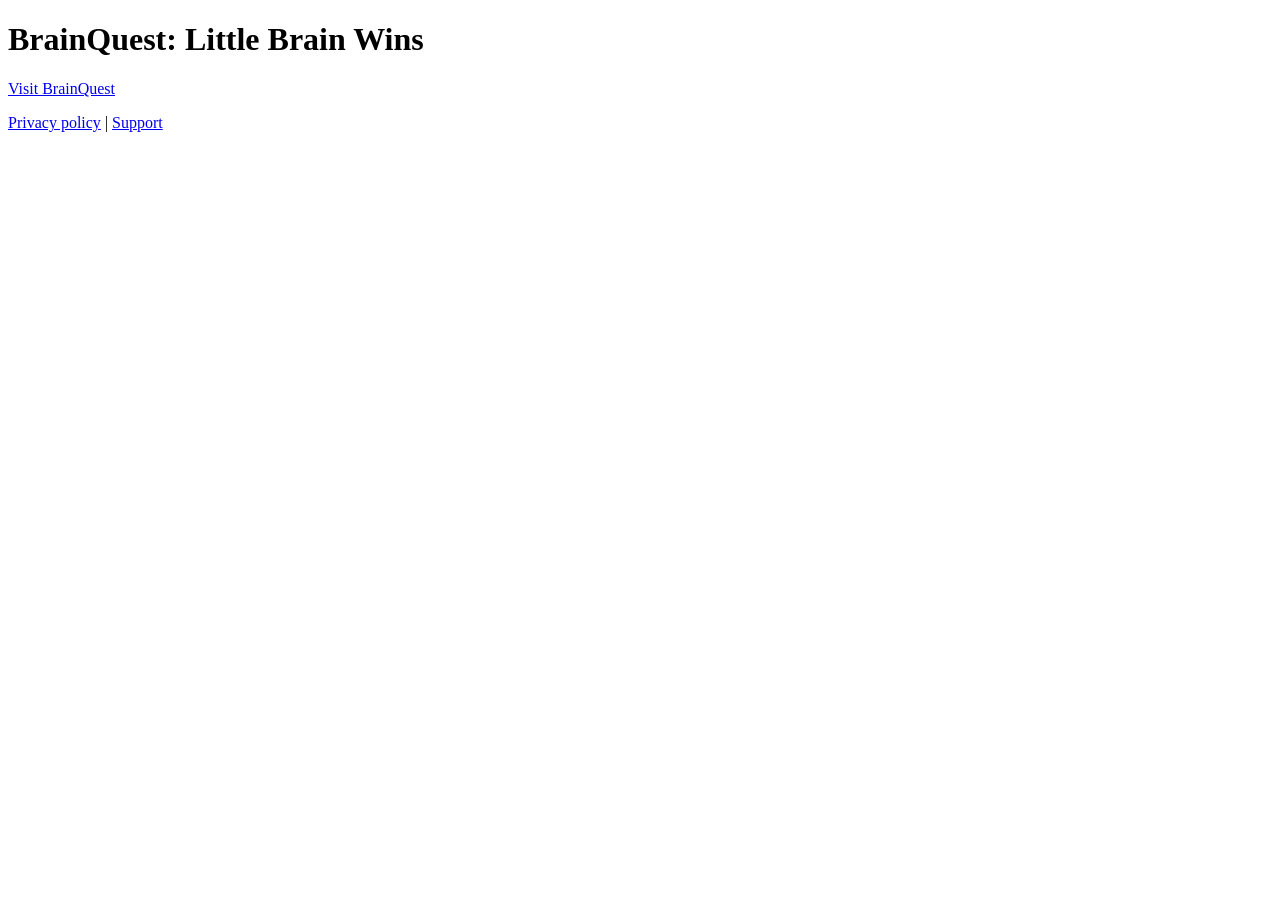
<file: index.html>
<!doctype html>
<html lang="en">
<head><meta charset="utf-8"><meta name="viewport" content="width=device-width, initial-scale=1"><title>BrainQuest</title></head>
<body><main><h1>BrainQuest: Little Brain Wins</h1><p><a href="/brainquest-site/">Visit BrainQuest</a></p><p><a href="/brainquest-site/privacy.html">Privacy policy</a> | <a href="/brainquest-site/support.html">Support</a></p></main></body>
</html>
</file>
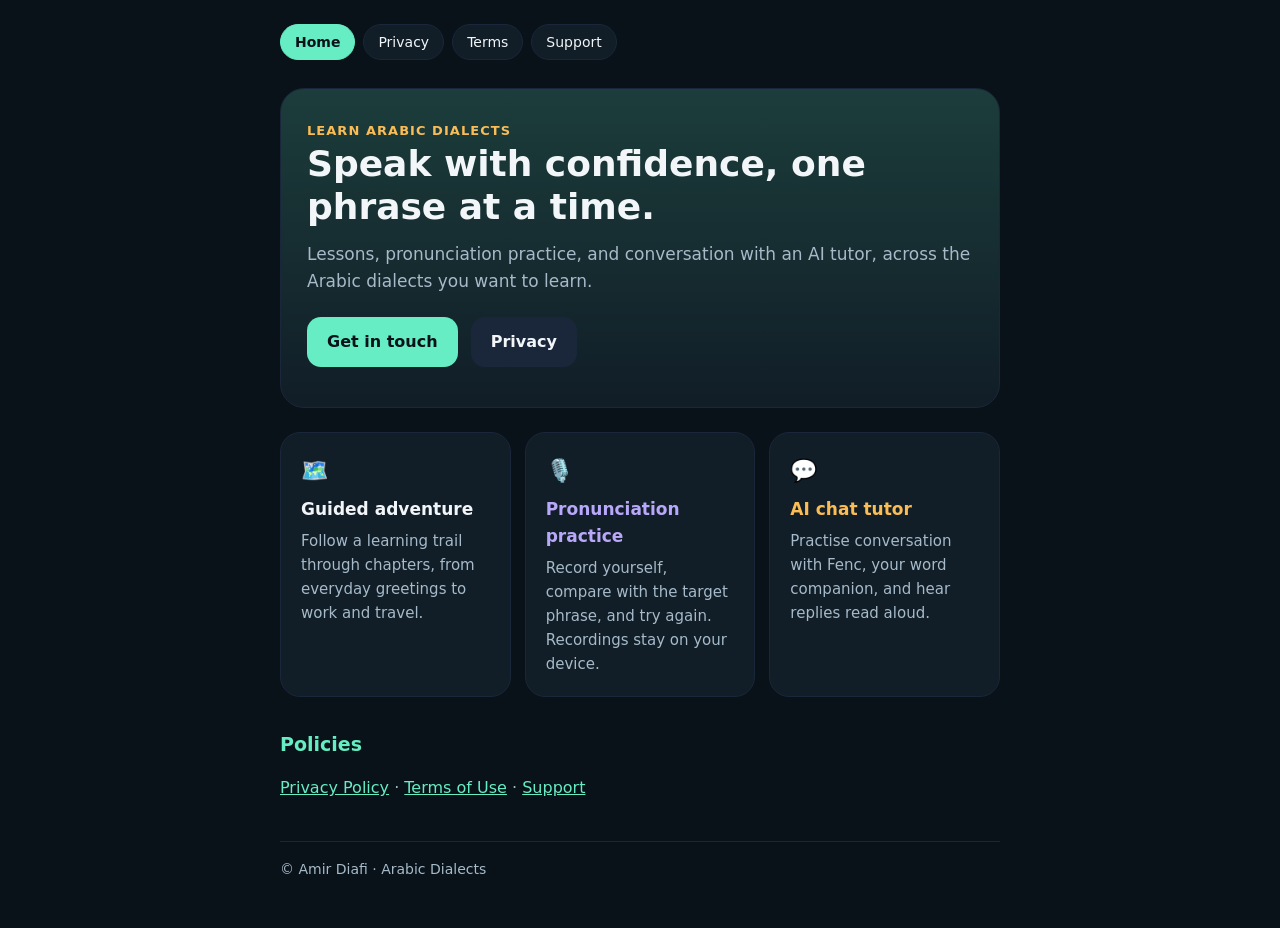
<file: arabic-dialects/index.html>
<!doctype html>
<html lang="en">
<head>
<meta charset="utf-8">
<meta name="viewport" content="width=device-width, initial-scale=1">
<title>Arabic Dialects – Learn Arabic dialects</title>
<meta name="description" content="Learn Arabic dialects with lessons, pronunciation practice, and AI chat.">
<link rel="stylesheet" href="styles.css">
</head>
<body>
<nav>
  <a href="./" aria-current="page">Home</a>
  <a href="privacy.html">Privacy</a>
  <a href="terms.html">Terms</a>
  <a href="support.html">Support</a>
</nav>

<section class="hero">
  <div class="eyebrow">Learn Arabic dialects</div>
  <h1>Speak with confidence, one phrase at a time.</h1>
  <p>Lessons, pronunciation practice, and conversation with an AI tutor, across the Arabic dialects you want to learn.</p>
  <a class="btn" href="support.html">Get in touch</a>
  <a class="btn secondary" href="privacy.html">Privacy</a>
</section>

<div class="cards">
  <div class="card">
    <div class="icon">🗺️</div>
    <h3>Guided adventure</h3>
    <p>Follow a learning trail through chapters, from everyday greetings to work and travel.</p>
  </div>
  <div class="card lilac">
    <div class="icon">🎙️</div>
    <h3>Pronunciation practice</h3>
    <p>Record yourself, compare with the target phrase, and try again. Recordings stay on your device.</p>
  </div>
  <div class="card gold">
    <div class="icon">💬</div>
    <h3>AI chat tutor</h3>
    <p>Practise conversation with Fenc, your word companion, and hear replies read aloud.</p>
  </div>
</div>

<h2>Policies</h2>
<p><a href="privacy.html">Privacy Policy</a> · <a href="terms.html">Terms of Use</a> · <a href="support.html">Support</a></p>

<footer>© Amir Diafi · Arabic Dialects</footer>
</body>
</html>
</file>
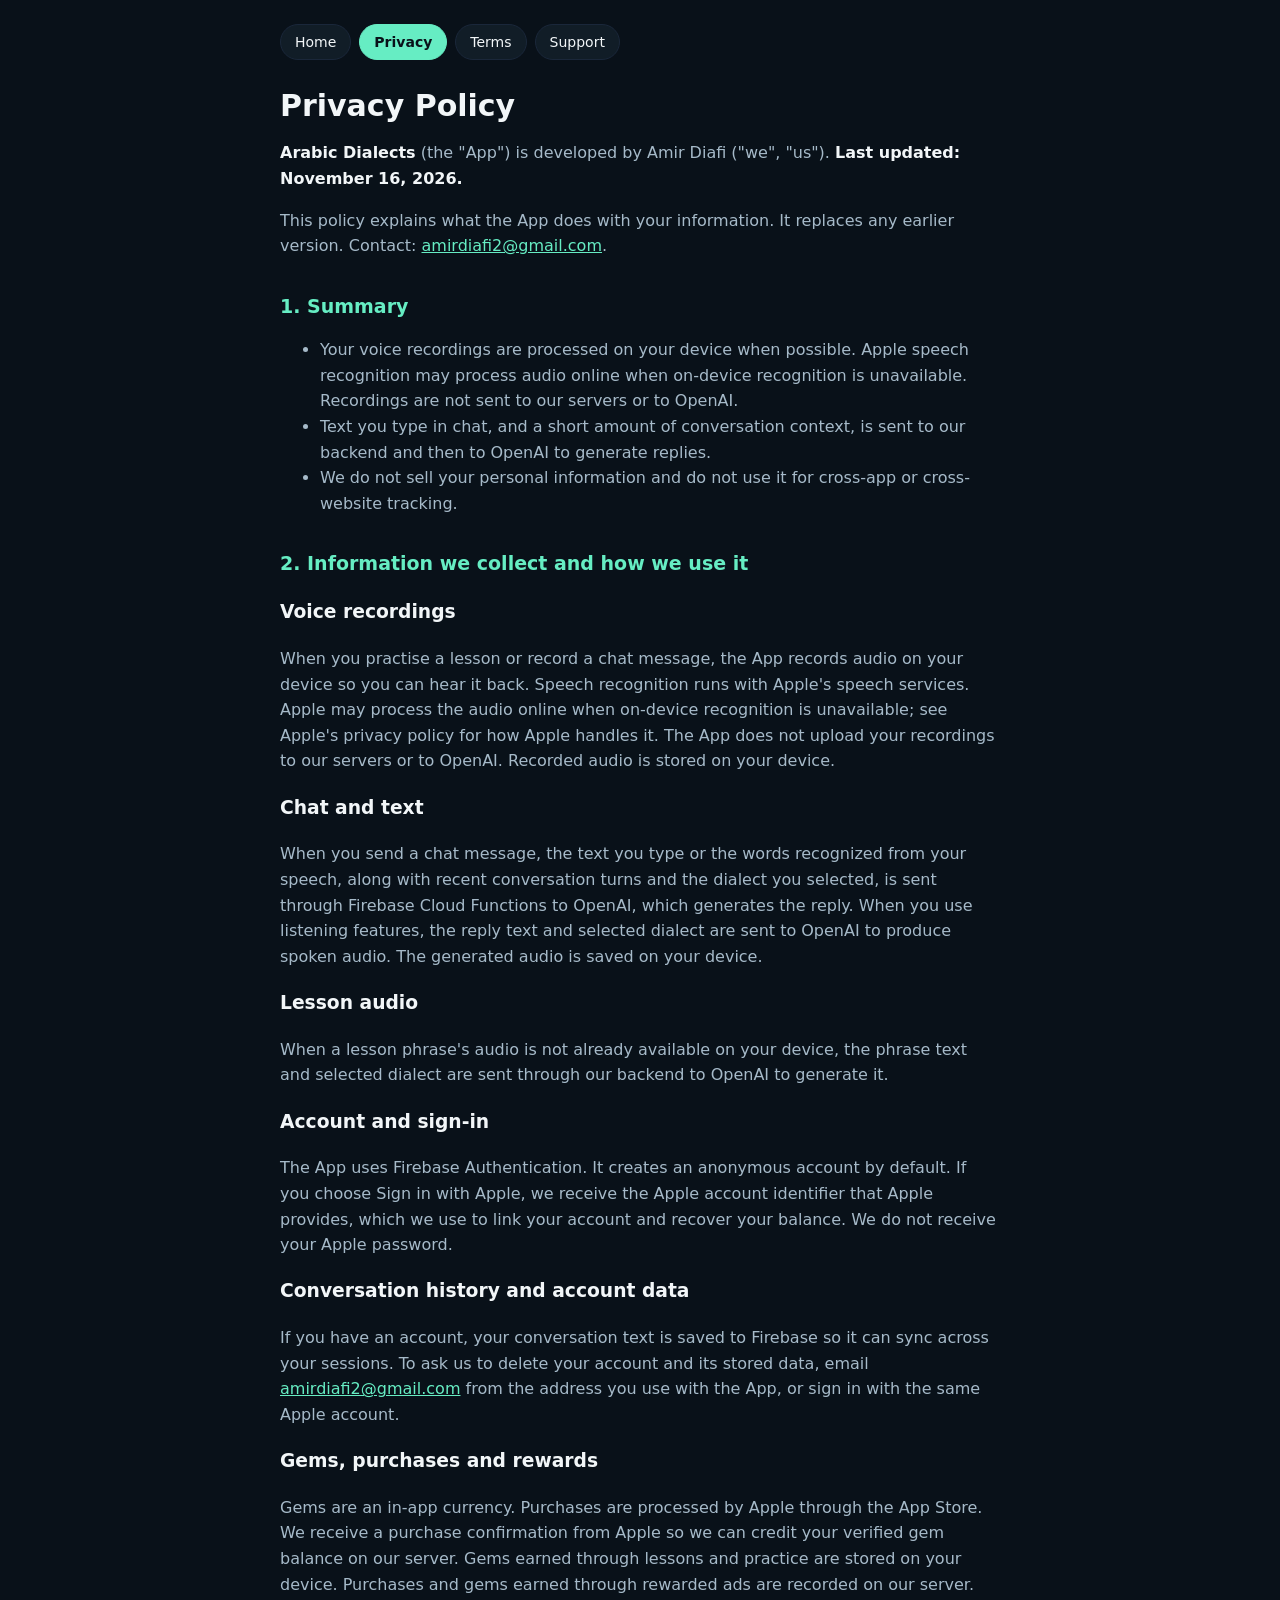
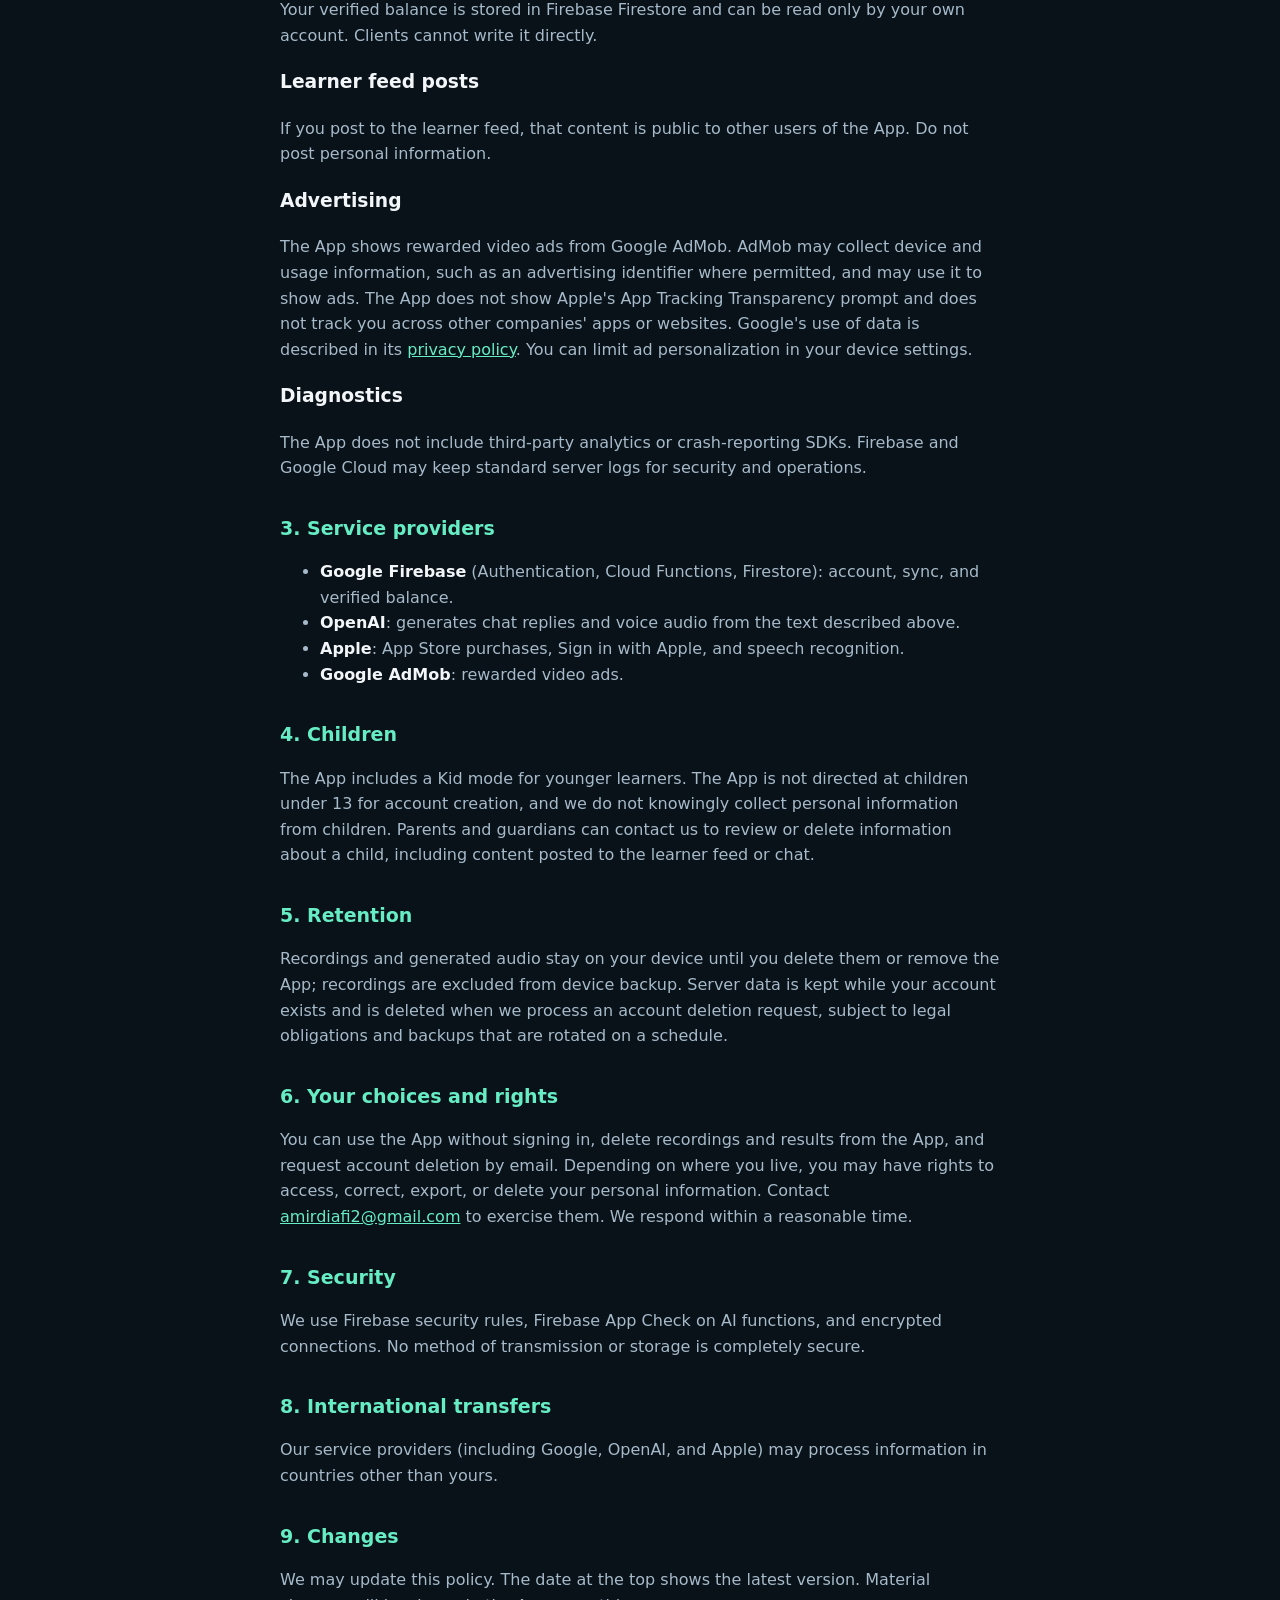
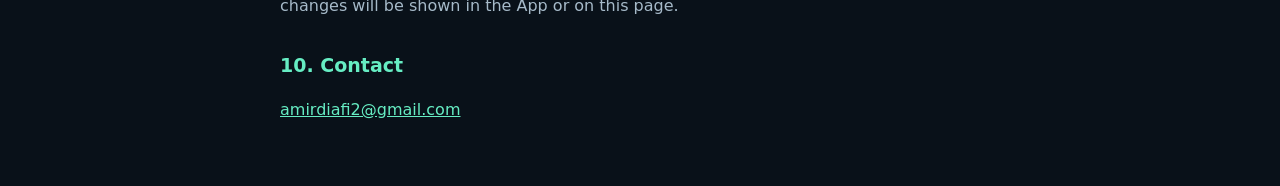
<file: arabic-dialects/privacy.html>
<!doctype html>
<html lang="en">
<head>
<meta charset="utf-8">
<meta name="viewport" content="width=device-width, initial-scale=1">
<title>Privacy Policy – Arabic Dialects</title>
<meta name="description" content="How Arabic Dialects handles your voice recordings, chat messages, account and purchase data.">
<link rel="stylesheet" href="styles.css">
</head>
<body>
<nav><a href="./">Home</a><a href="privacy.html" aria-current="page">Privacy</a><a href="terms.html">Terms</a><a href="support.html">Support</a></nav>
<h1>Privacy Policy</h1>
<p><strong>Arabic Dialects</strong> (the "App") is developed by Amir Diafi ("we", "us"). <strong>Last updated: November 16, 2026.</strong></p>
<p>This policy explains what the App does with your information. It replaces any earlier version. Contact: <a href="mailto:amirdiafi2@gmail.com">amirdiafi2@gmail.com</a>.</p>

<h2>1. Summary</h2>
<ul>
<li>Your voice recordings are processed on your device when possible. Apple speech recognition may process audio online when on-device recognition is unavailable. Recordings are not sent to our servers or to OpenAI.</li>
<li>Text you type in chat, and a short amount of conversation context, is sent to our backend and then to OpenAI to generate replies.</li>
<li>We do not sell your personal information and do not use it for cross-app or cross-website tracking.</li>
</ul>

<h2>2. Information we collect and how we use it</h2>
<h3>Voice recordings</h3>
<p>When you practise a lesson or record a chat message, the App records audio on your device so you can hear it back. Speech recognition runs with Apple's speech services. Apple may process the audio online when on-device recognition is unavailable; see Apple's privacy policy for how Apple handles it. The App does not upload your recordings to our servers or to OpenAI. Recorded audio is stored on your device.</p>
<h3>Chat and text</h3>
<p>When you send a chat message, the text you type or the words recognized from your speech, along with recent conversation turns and the dialect you selected, is sent through Firebase Cloud Functions to OpenAI, which generates the reply. When you use listening features, the reply text and selected dialect are sent to OpenAI to produce spoken audio. The generated audio is saved on your device.</p>
<h3>Lesson audio</h3>
<p>When a lesson phrase's audio is not already available on your device, the phrase text and selected dialect are sent through our backend to OpenAI to generate it.</p>
<h3>Account and sign-in</h3>
<p>The App uses Firebase Authentication. It creates an anonymous account by default. If you choose Sign in with Apple, we receive the Apple account identifier that Apple provides, which we use to link your account and recover your balance. We do not receive your Apple password.</p>
<h3>Conversation history and account data</h3>
<p>If you have an account, your conversation text is saved to Firebase so it can sync across your sessions. To ask us to delete your account and its stored data, email <a href="mailto:amirdiafi2@gmail.com">amirdiafi2@gmail.com</a> from the address you use with the App, or sign in with the same Apple account.</p>
<h3>Gems, purchases and rewards</h3>
<p>Gems are an in-app currency. Purchases are processed by Apple through the App Store. We receive a purchase confirmation from Apple so we can credit your verified gem balance on our server. Gems earned through lessons and practice are stored on your device. Purchases and gems earned through rewarded ads are recorded on our server. Your verified balance is stored in Firebase Firestore and can be read only by your own account. Clients cannot write it directly.</p>
<h3>Learner feed posts</h3>
<p>If you post to the learner feed, that content is public to other users of the App. Do not post personal information.</p>
<h3>Advertising</h3>
<p>The App shows rewarded video ads from Google AdMob. AdMob may collect device and usage information, such as an advertising identifier where permitted, and may use it to show ads. The App does not show Apple's App Tracking Transparency prompt and does not track you across other companies' apps or websites. Google's use of data is described in its <a href="https://policies.google.com/privacy">privacy policy</a>. You can limit ad personalization in your device settings.</p>
<h3>Diagnostics</h3>
<p>The App does not include third-party analytics or crash-reporting SDKs. Firebase and Google Cloud may keep standard server logs for security and operations.</p>

<h2>3. Service providers</h2>
<ul>
<li><strong>Google Firebase</strong> (Authentication, Cloud Functions, Firestore): account, sync, and verified balance.</li>
<li><strong>OpenAI</strong>: generates chat replies and voice audio from the text described above.</li>
<li><strong>Apple</strong>: App Store purchases, Sign in with Apple, and speech recognition.</li>
<li><strong>Google AdMob</strong>: rewarded video ads.</li>
</ul>

<h2>4. Children</h2>
<p>The App includes a Kid mode for younger learners. The App is not directed at children under 13 for account creation, and we do not knowingly collect personal information from children. Parents and guardians can contact us to review or delete information about a child, including content posted to the learner feed or chat.</p>

<h2>5. Retention</h2>
<p>Recordings and generated audio stay on your device until you delete them or remove the App; recordings are excluded from device backup. Server data is kept while your account exists and is deleted when we process an account deletion request, subject to legal obligations and backups that are rotated on a schedule.</p>

<h2>6. Your choices and rights</h2>
<p>You can use the App without signing in, delete recordings and results from the App, and request account deletion by email. Depending on where you live, you may have rights to access, correct, export, or delete your personal information. Contact <a href="mailto:amirdiafi2@gmail.com">amirdiafi2@gmail.com</a> to exercise them. We respond within a reasonable time.</p>

<h2>7. Security</h2>
<p>We use Firebase security rules, Firebase App Check on AI functions, and encrypted connections. No method of transmission or storage is completely secure.</p>

<h2>8. International transfers</h2>
<p>Our service providers (including Google, OpenAI, and Apple) may process information in countries other than yours.</p>

<h2>9. Changes</h2>
<p>We may update this policy. The date at the top shows the latest version. Material changes will be shown in the App or on this page.</p>

<h2>10. Contact</h2>
<p><a href="mailto:amirdiafi2@gmail.com">amirdiafi2@gmail.com</a></p>
</body>
</html>
</file>
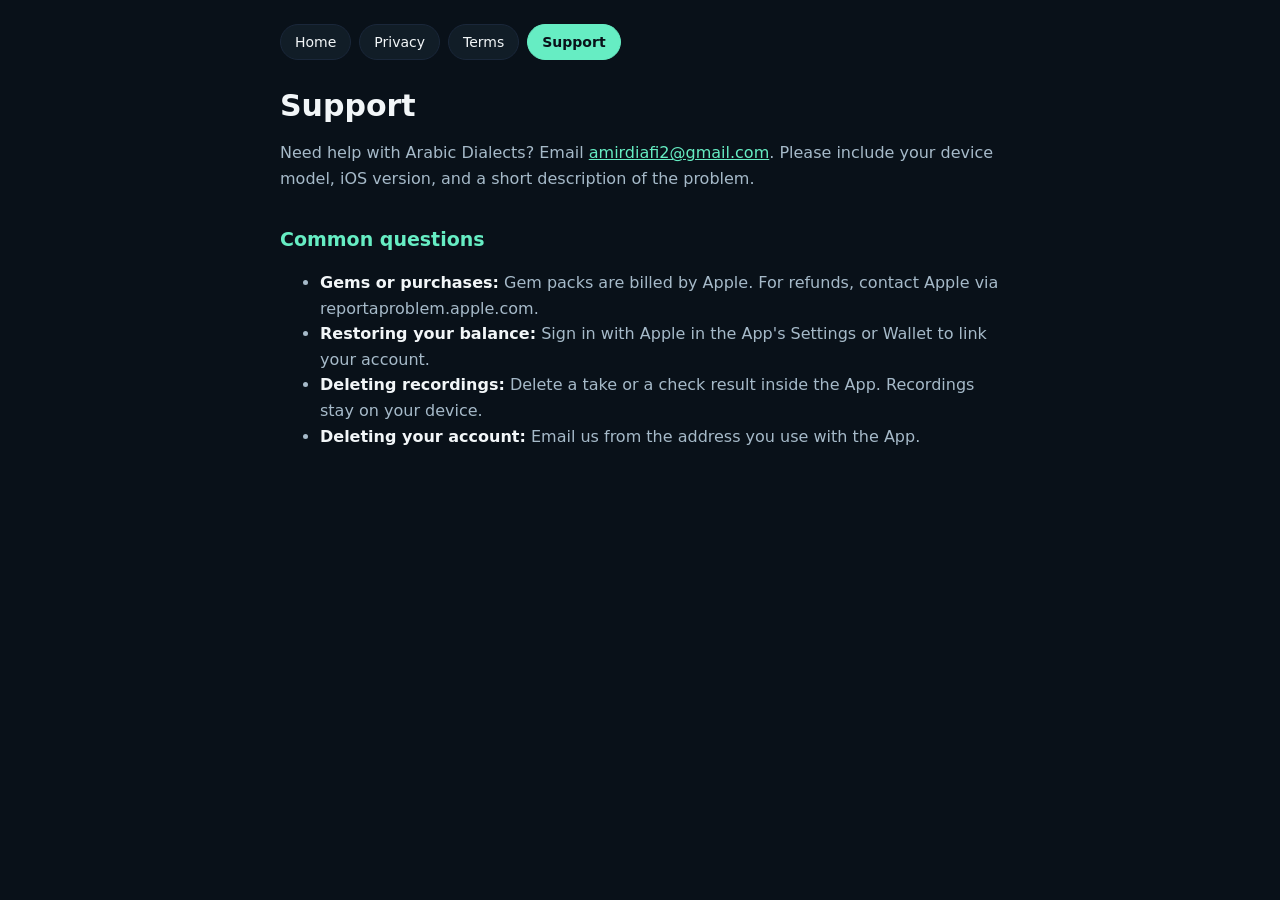
<file: arabic-dialects/support.html>
<!doctype html>
<html lang="en">
<head>
<meta charset="utf-8">
<meta name="viewport" content="width=device-width, initial-scale=1">
<title>Support – Arabic Dialects</title>
<link rel="stylesheet" href="styles.css">
</head>
<body>
<nav><a href="./">Home</a><a href="privacy.html">Privacy</a><a href="terms.html">Terms</a><a href="support.html" aria-current="page">Support</a></nav>
<h1>Support</h1>
<p>Need help with Arabic Dialects? Email <a href="mailto:amirdiafi2@gmail.com">amirdiafi2@gmail.com</a>. Please include your device model, iOS version, and a short description of the problem.</p>
<h2>Common questions</h2>
<ul>
<li><strong>Gems or purchases:</strong> Gem packs are billed by Apple. For refunds, contact Apple via reportaproblem.apple.com.</li>
<li><strong>Restoring your balance:</strong> Sign in with Apple in the App's Settings or Wallet to link your account.</li>
<li><strong>Deleting recordings:</strong> Delete a take or a check result inside the App. Recordings stay on your device.</li>
<li><strong>Deleting your account:</strong> Email us from the address you use with the App.</li>
</ul>
</body>
</html>
</file>
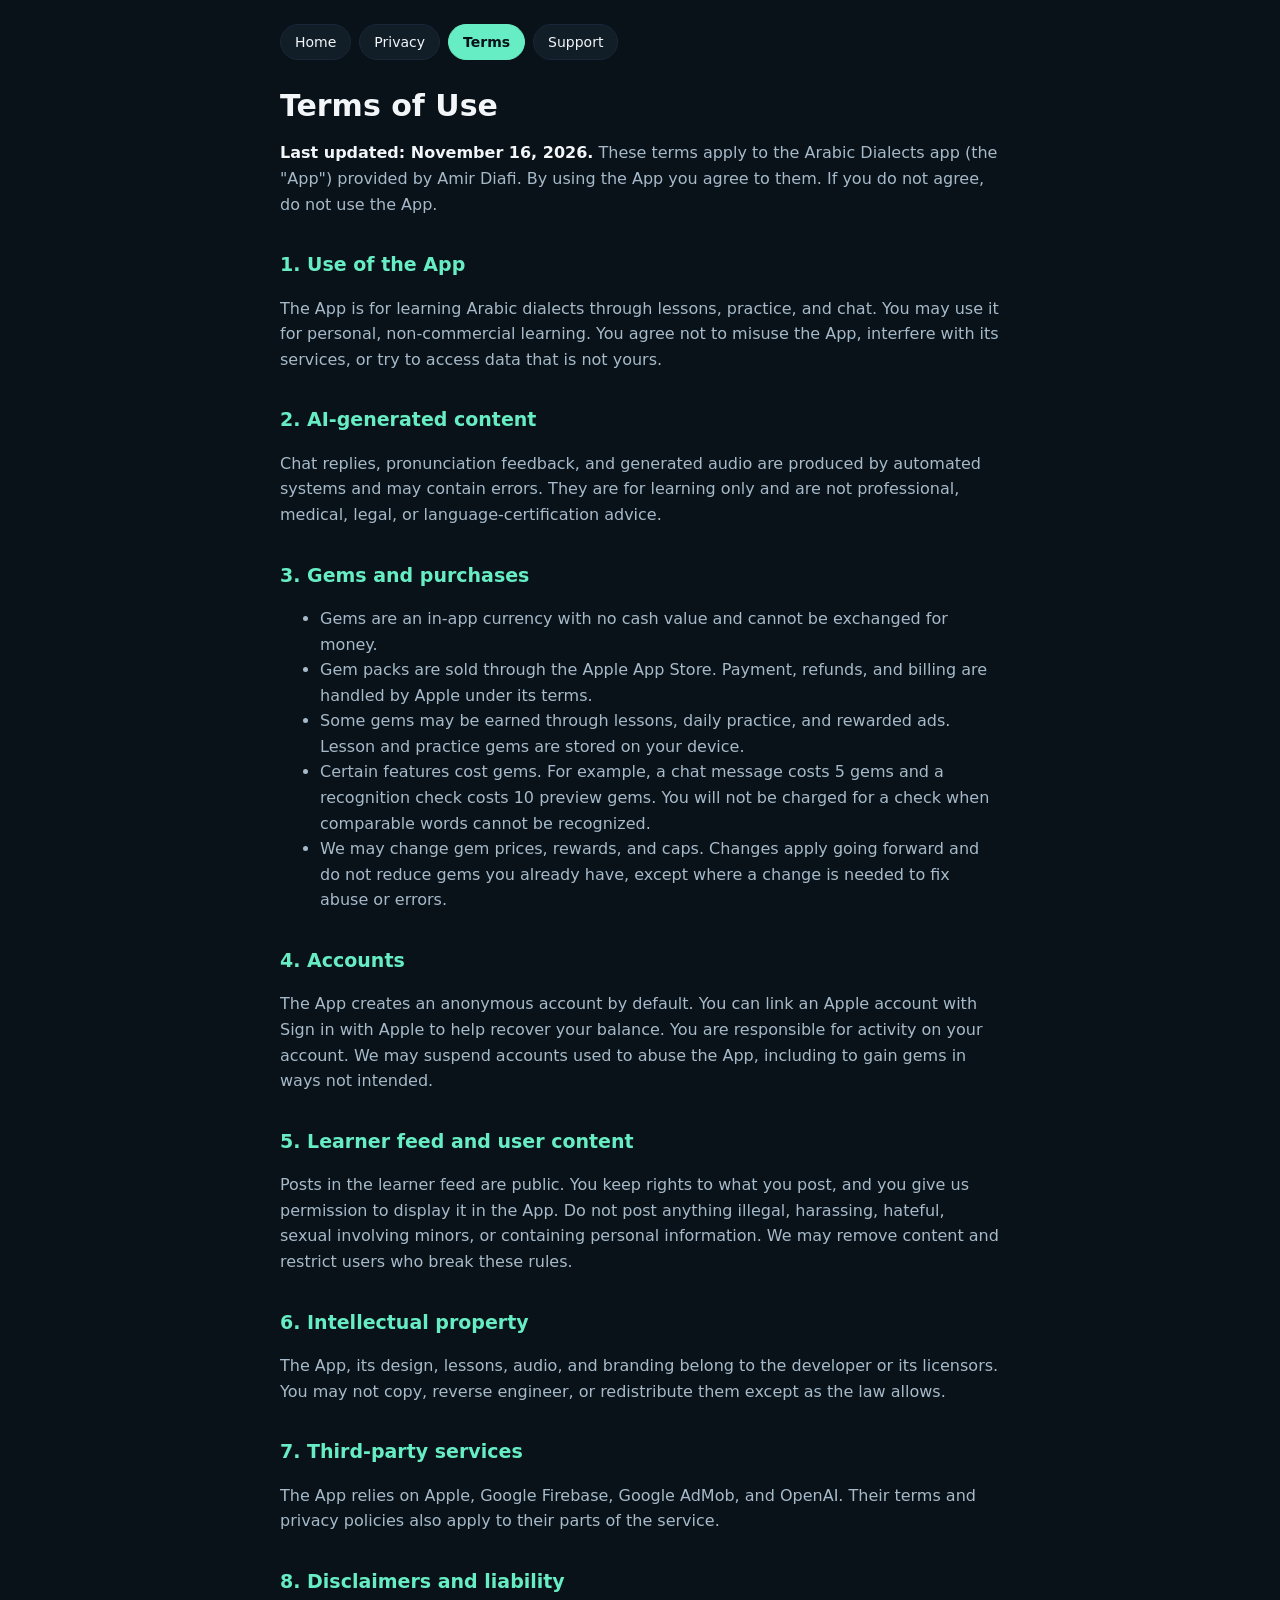
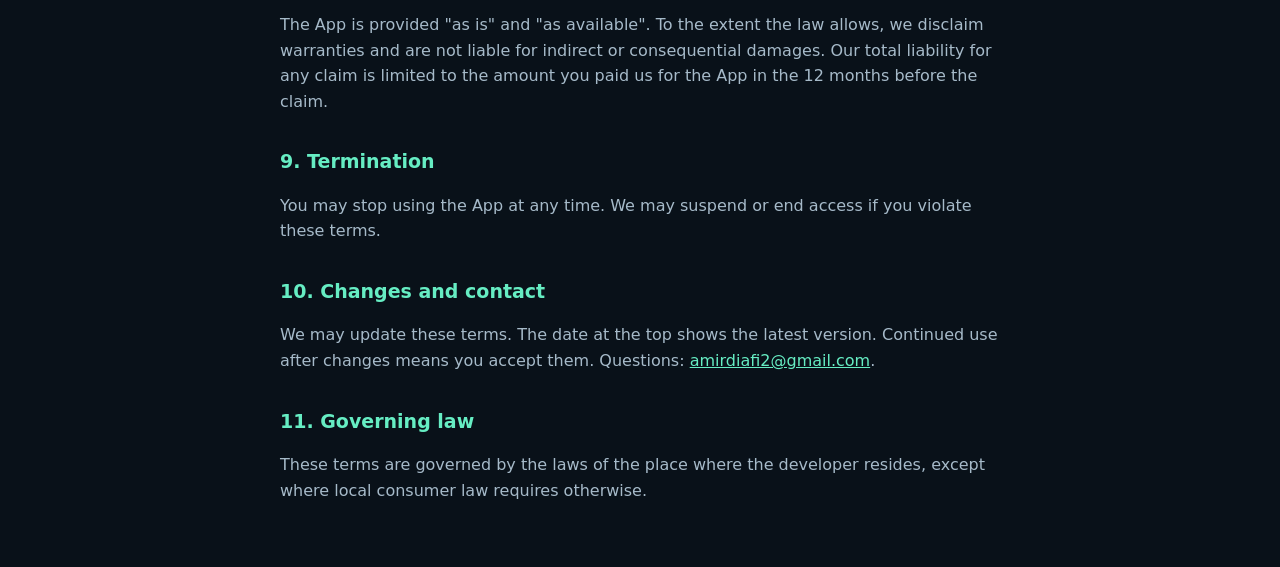
<file: arabic-dialects/terms.html>
<!doctype html>
<html lang="en">
<head>
<meta charset="utf-8">
<meta name="viewport" content="width=device-width, initial-scale=1">
<title>Terms of Use – Arabic Dialects</title>
<link rel="stylesheet" href="styles.css">
</head>
<body>
<nav><a href="./">Home</a><a href="privacy.html">Privacy</a><a href="terms.html" aria-current="page">Terms</a><a href="support.html">Support</a></nav>
<h1>Terms of Use</h1>
<p><strong>Last updated: November 16, 2026.</strong> These terms apply to the Arabic Dialects app (the "App") provided by Amir Diafi. By using the App you agree to them. If you do not agree, do not use the App.</p>

<h2>1. Use of the App</h2>
<p>The App is for learning Arabic dialects through lessons, practice, and chat. You may use it for personal, non-commercial learning. You agree not to misuse the App, interfere with its services, or try to access data that is not yours.</p>

<h2>2. AI-generated content</h2>
<p>Chat replies, pronunciation feedback, and generated audio are produced by automated systems and may contain errors. They are for learning only and are not professional, medical, legal, or language-certification advice.</p>

<h2>3. Gems and purchases</h2>
<ul>
<li>Gems are an in-app currency with no cash value and cannot be exchanged for money.</li>
<li>Gem packs are sold through the Apple App Store. Payment, refunds, and billing are handled by Apple under its terms.</li>
<li>Some gems may be earned through lessons, daily practice, and rewarded ads. Lesson and practice gems are stored on your device.</li>
<li>Certain features cost gems. For example, a chat message costs 5 gems and a recognition check costs 10 preview gems. You will not be charged for a check when comparable words cannot be recognized.</li>
<li>We may change gem prices, rewards, and caps. Changes apply going forward and do not reduce gems you already have, except where a change is needed to fix abuse or errors.</li>
</ul>

<h2>4. Accounts</h2>
<p>The App creates an anonymous account by default. You can link an Apple account with Sign in with Apple to help recover your balance. You are responsible for activity on your account. We may suspend accounts used to abuse the App, including to gain gems in ways not intended.</p>

<h2>5. Learner feed and user content</h2>
<p>Posts in the learner feed are public. You keep rights to what you post, and you give us permission to display it in the App. Do not post anything illegal, harassing, hateful, sexual involving minors, or containing personal information. We may remove content and restrict users who break these rules.</p>

<h2>6. Intellectual property</h2>
<p>The App, its design, lessons, audio, and branding belong to the developer or its licensors. You may not copy, reverse engineer, or redistribute them except as the law allows.</p>

<h2>7. Third-party services</h2>
<p>The App relies on Apple, Google Firebase, Google AdMob, and OpenAI. Their terms and privacy policies also apply to their parts of the service.</p>

<h2>8. Disclaimers and liability</h2>
<p>The App is provided "as is" and "as available". To the extent the law allows, we disclaim warranties and are not liable for indirect or consequential damages. Our total liability for any claim is limited to the amount you paid us for the App in the 12 months before the claim.</p>

<h2>9. Termination</h2>
<p>You may stop using the App at any time. We may suspend or end access if you violate these terms.</p>

<h2>10. Changes and contact</h2>
<p>We may update these terms. The date at the top shows the latest version. Continued use after changes means you accept them. Questions: <a href="mailto:amirdiafi2@gmail.com">amirdiafi2@gmail.com</a>.</p>

<h2>11. Governing law</h2>
<p>These terms are governed by the laws of the place where the developer resides, except where local consumer law requires otherwise.</p>
</body>
</html>
</file>
<file: arabic-dialects/styles.css>
:root{
  --bg:#091119;
  --surface:#111d27;
  --elevated:#1a273a;
  --mint:#66edc3;
  --lilac:#b8a8fa;
  --gold:#fabc54;
  --muted:#a6bac9;
  --text:#f2f6f8;
}
*{box-sizing:border-box}
html{background:var(--bg)}
body{
  font-family:-apple-system,system-ui,"Segoe UI",Roboto,sans-serif;
  max-width:760px;margin:0 auto;padding:24px 20px 48px;
  line-height:1.6;color:var(--text);background:var(--bg);
}
a{color:var(--mint)}
nav{display:flex;flex-wrap:wrap;gap:8px;margin-bottom:28px}
nav a{
  text-decoration:none;color:var(--text);background:var(--surface);
  border:1px solid var(--elevated);border-radius:999px;padding:6px 14px;font-size:14px;
}
nav a[aria-current="page"]{background:var(--mint);color:var(--bg);border-color:var(--mint);font-weight:600}
h1{font-size:30px;line-height:1.2;margin:0 0 12px}
h2{font-size:19px;margin:32px 0 8px;color:var(--mint)}
p,li{color:var(--muted)}
strong{color:var(--text)}
.hero{
  background:linear-gradient(180deg,rgba(102,237,195,.20),var(--surface));
  border:1px solid var(--elevated);border-radius:24px;padding:32px 26px;margin-bottom:24px;
}
.hero .eyebrow{color:var(--gold);font-size:13px;font-weight:600;letter-spacing:.08em;text-transform:uppercase}
.hero h1{font-size:36px}
.hero p{font-size:17px;margin:0 0 22px}
.btn{
  display:inline-block;text-decoration:none;background:var(--mint);color:var(--bg);
  font-weight:700;border-radius:14px;padding:12px 20px;margin:0 8px 8px 0;
}
.btn.secondary{background:var(--elevated);color:var(--text)}
.cards{display:grid;grid-template-columns:repeat(auto-fit,minmax(200px,1fr));gap:14px;margin:24px 0}
.card{background:var(--surface);border:1px solid var(--elevated);border-radius:20px;padding:20px}
.card h3{margin:0 0 6px;font-size:17px;color:var(--text)}
.card p{margin:0;font-size:15px}
.card .icon{font-size:22px;margin-bottom:8px}
.card.lilac h3{color:var(--lilac)}
.card.gold h3{color:var(--gold)}
footer{margin-top:40px;font-size:14px;color:var(--muted);border-top:1px solid var(--elevated);padding-top:16px}
</file>
